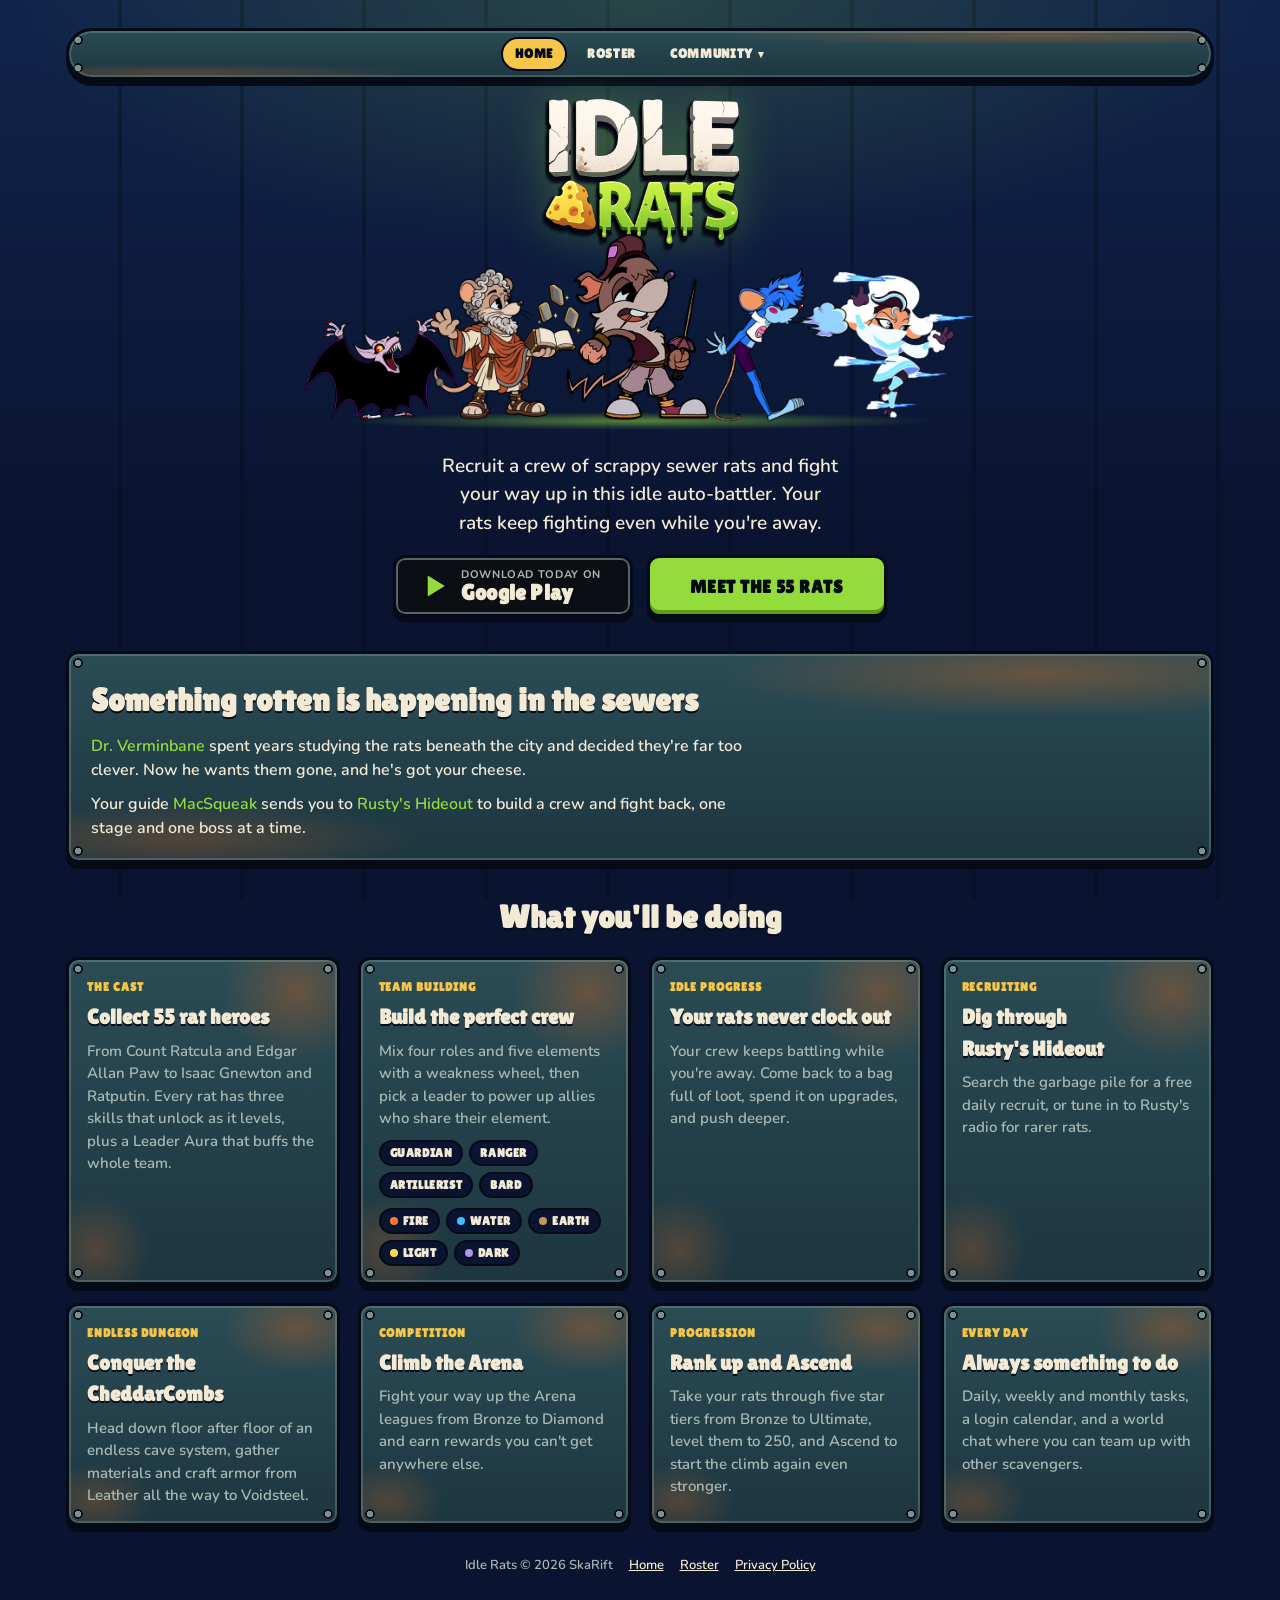
<file: index.html>
<!doctype html>
<html lang="en">
<head>
<meta charset="utf-8">
<meta name="viewport" content="width=device-width, initial-scale=1, viewport-fit=cover">
<meta name="description" content="Idle Rats: recruit a crew of 55 sewer rats and fight your way up in this idle auto-battler by SkaRift. Pre-register now on Google Play.">
<title>Idle Rats</title>
<link rel="preconnect" href="https://fonts.googleapis.com">
<link rel="preconnect" href="https://fonts.gstatic.com" crossorigin>
<link rel="stylesheet" href="https://fonts.googleapis.com/css2?family=Lilita+One&family=Nunito:wght@600;700;800&display=swap">
<link rel="stylesheet" href="site.css?v=6">
<link rel="icon" href="favicon.ico" sizes="any">
<link rel="icon" type="image/png" href="favicon.png">
<link rel="apple-touch-icon" href="img/apple-touch-icon.png">
<meta name="theme-color" content="#10244a">
</head>
<body>
<div class="wrap">
  <nav class="panel nav" aria-label="Site">
    <div class="links">
      <a href="./" aria-current="page">Home</a>
      <a href="roster.html">Roster</a>
      <div class="dd">
        <button type="button" id="communityBtn" aria-haspopup="true" aria-expanded="false" aria-controls="communityMenu">Community <span class="caret" aria-hidden="true">▾</span></button>
        <div class="ddmenu panel" id="communityMenu" role="menu" hidden></div>
      </div>
    </div>
  </nav>

  <header class="hero">
    <h1 class="herologo"><img src="img/logo.webp" alt="Idle Rats" width="640" height="479"></h1>
    <div class="lineup crew" aria-hidden="true"><img src="img/edgar_allan_paw.webp" alt="" width="360" height="360"><img src="img/ratcula.webp?v=2" alt="" width="360" height="360"><img src="img/pipsqueak.webp" alt="" width="360" height="360"><img src="img/isaac_gnewton.webp" alt="" width="360" height="360"><img src="img/marie_antoinettail.webp" alt="" width="360" height="360"></div>
    <p class="tag">Recruit a crew of scrappy sewer rats and fight your way up in this idle auto-battler. Your rats keep fighting even while you're away.</p>
    <div class="ctas">
      <a class="play" href="https://play.google.com/store/apps/details?id=com.SkaRift.IdleRats" target="_blank" rel="noopener" title="Download Idle Rats on Google Play"><svg viewBox="0 0 24 24" aria-hidden="true"><path d="M5 3.5v17a1 1 0 0 0 1.5.87l14-8.5a1 1 0 0 0 0-1.74l-14-8.5A1 1 0 0 0 5 3.5z" fill="#93dc3c" stroke="#050a17" stroke-width="1.5" stroke-linejoin="round"/></svg><span class="t"><small>Download Today On</small><span>Google Play</span></span></a>
      <a class="cta" href="roster.html">Meet the 55 rats</a>
    </div>
  </header>

  <section class="panel story" aria-labelledby="storyH">
    <h2 id="storyH">Something rotten is happening in the sewers</h2>
    <p><span class="who">Dr. Verminbane</span> spent years studying the rats beneath the city and decided they're far too clever. Now he wants them gone, and he's got your cheese.</p>
    <p>Your guide <span class="who">MacSqueak</span> sends you to <span class="who">Rusty's Hideout</span> to build a crew and fight back, one stage and one boss at a time.</p>
  </section>

  <h2 class="sec-h">What you'll be doing</h2>
  <div class="feats">
    <article class="panel feat">
      <span class="k">The cast</span>
      <h3>Collect 55 rat heroes</h3>
      <p>From Count Ratcula and Edgar Allan Paw to Isaac Gnewton and Ratputin. Every rat has three skills that unlock as it levels, plus a Leader Aura that buffs the whole team.</p>
    </article>
    <article class="panel feat">
      <span class="k">Team building</span>
      <h3>Build the perfect crew</h3>
      <p>Mix four roles and five elements with a weakness wheel, then pick a leader to power up allies who share their element.</p>
      <div class="pills"><span class="pill">Guardian</span><span class="pill">Ranger</span><span class="pill">Artillerist</span><span class="pill">Bard</span></div>
      <div class="pills"><span class="pill" style="--c:var(--fire)"><i></i>Fire</span><span class="pill" style="--c:var(--water)"><i></i>Water</span><span class="pill" style="--c:var(--earth)"><i></i>Earth</span><span class="pill" style="--c:var(--light)"><i></i>Light</span><span class="pill" style="--c:var(--dark)"><i></i>Dark</span></div>
    </article>
    <article class="panel feat">
      <span class="k">Idle progress</span>
      <h3>Your rats never clock out</h3>
      <p>Your crew keeps battling while you're away. Come back to a bag full of loot, spend it on upgrades, and push deeper.</p>
    </article>
    <article class="panel feat">
      <span class="k">Recruiting</span>
      <h3>Dig through Rusty's Hideout</h3>
      <p>Search the garbage pile for a free daily recruit, or tune in to Rusty's radio for rarer rats.</p>
    </article>
    <article class="panel feat">
      <span class="k">Endless dungeon</span>
      <h3>Conquer the CheddarCombs</h3>
      <p>Head down floor after floor of an endless cave system, gather materials and craft armor from Leather all the way to Voidsteel.</p>
    </article>
    <article class="panel feat">
      <span class="k">Competition</span>
      <h3>Climb the Arena</h3>
      <p>Fight your way up the Arena leagues from Bronze to Diamond and earn rewards you can't get anywhere else.</p>
    </article>
    <article class="panel feat">
      <span class="k">Progression</span>
      <h3>Rank up and Ascend</h3>
      <p>Take your rats through five star tiers from Bronze to Ultimate, level them to 250, and Ascend to start the climb again even stronger.</p>
    </article>
    <article class="panel feat">
      <span class="k">Every day</span>
      <h3>Always something to do</h3>
      <p>Daily, weekly and monthly tasks, a login calendar, and a world chat where you can team up with other scavengers.</p>
    </article>
  </div>

  <footer class="foot"><span>Idle Rats © 2026 SkaRift</span><a href="./">Home</a><a href="roster.html">Roster</a><a href="https://skarift.github.io/idlerats-legal/">Privacy Policy</a></footer>
</div>
<script src="site.js?v=10"></script>
<script src="rats.js?v=5"></script>
<script>
// Home lineup: Pipsqueak always in the middle, four random rats around him.
(function(){
  try{
    var box=document.querySelector(".lineup.crew");if(!box||typeof RATS==="undefined")return;
    var pip=RATS.filter(function(r){return r.n==="Pipsqueak"})[0];if(!pip)return;
    var pool=RATS.filter(function(r){return r.n!=="Pipsqueak"});
    for(var i=pool.length-1;i>0;i--){var j=Math.floor(Math.random()*(i+1));var t=pool[i];pool[i]=pool[j];pool[j]=t}
    var pick=[pool[0],pool[1],pip,pool[2],pool[3]];
    box.innerHTML=pick.map(function(r){return '<img src="'+r.img+'" alt="" width="360" height="360">'}).join("");
  }catch(e){}
})();
</script>
</body>
</html>
</file>
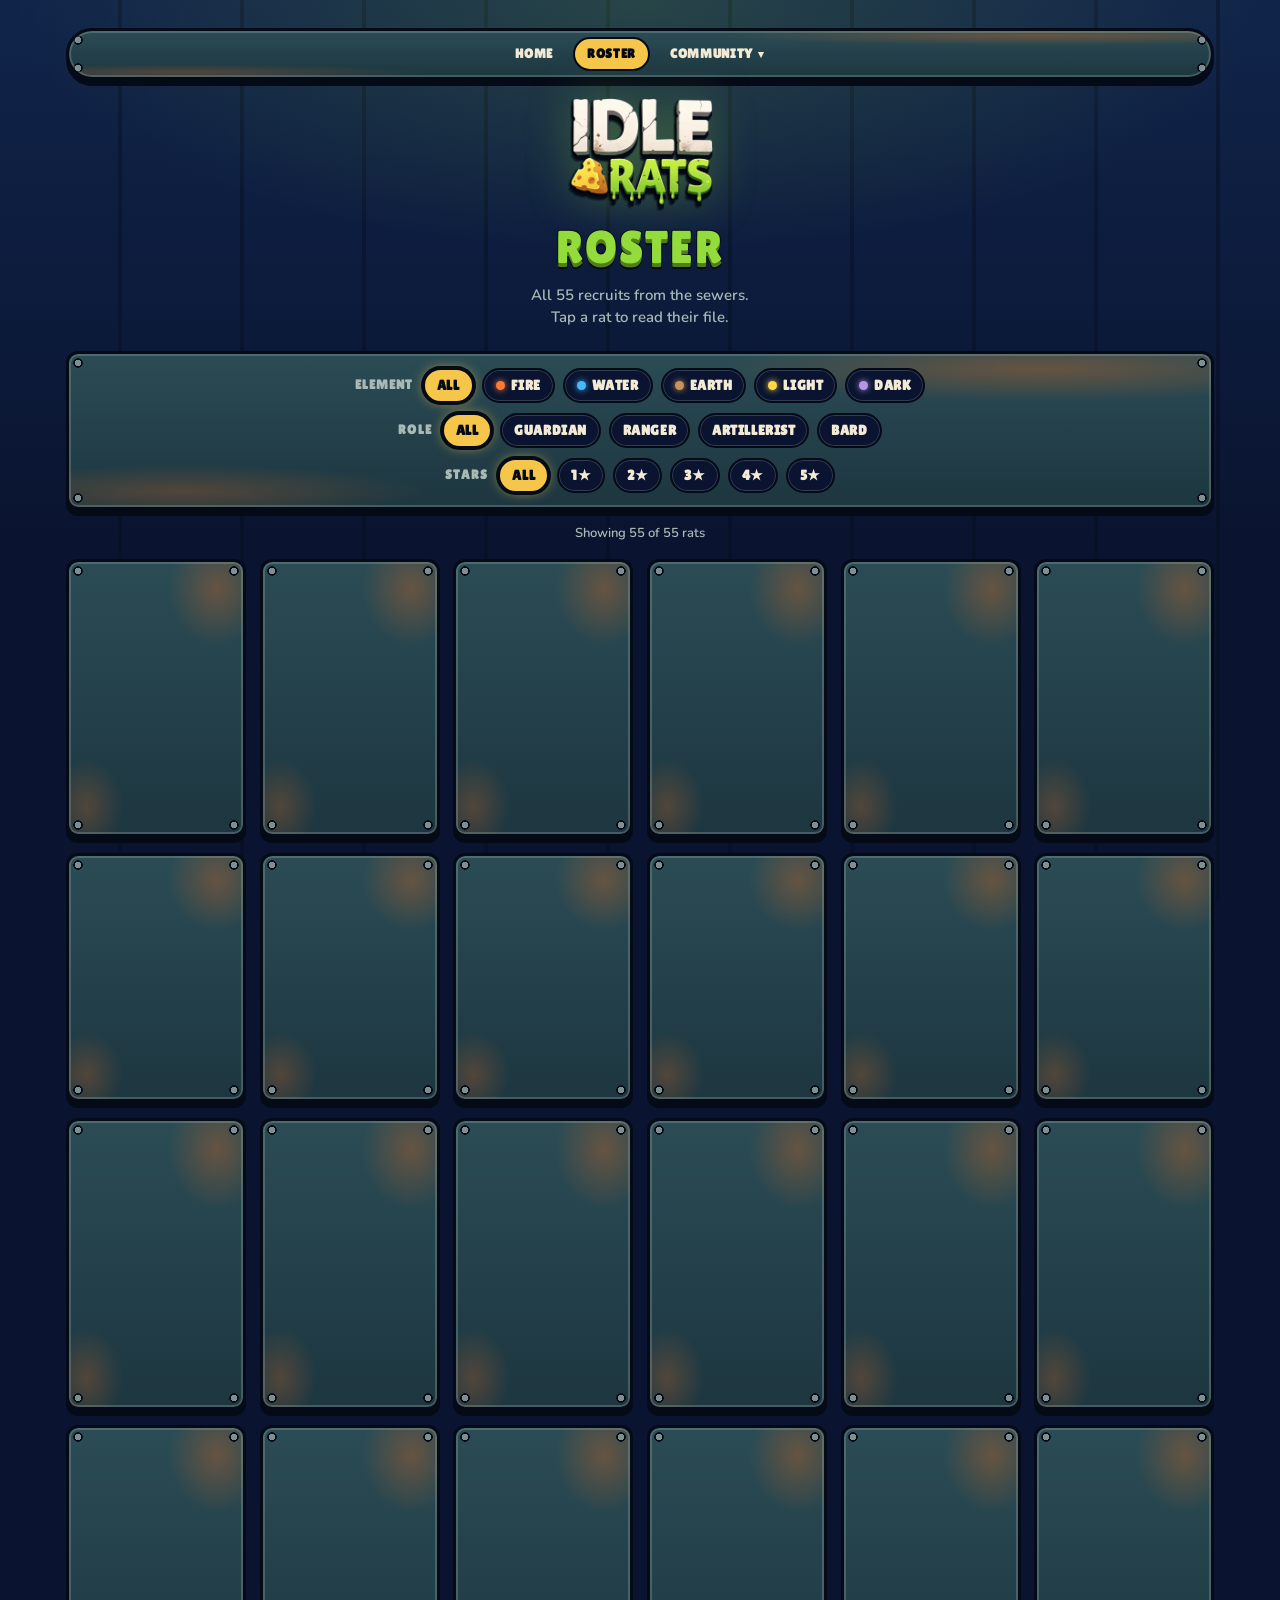
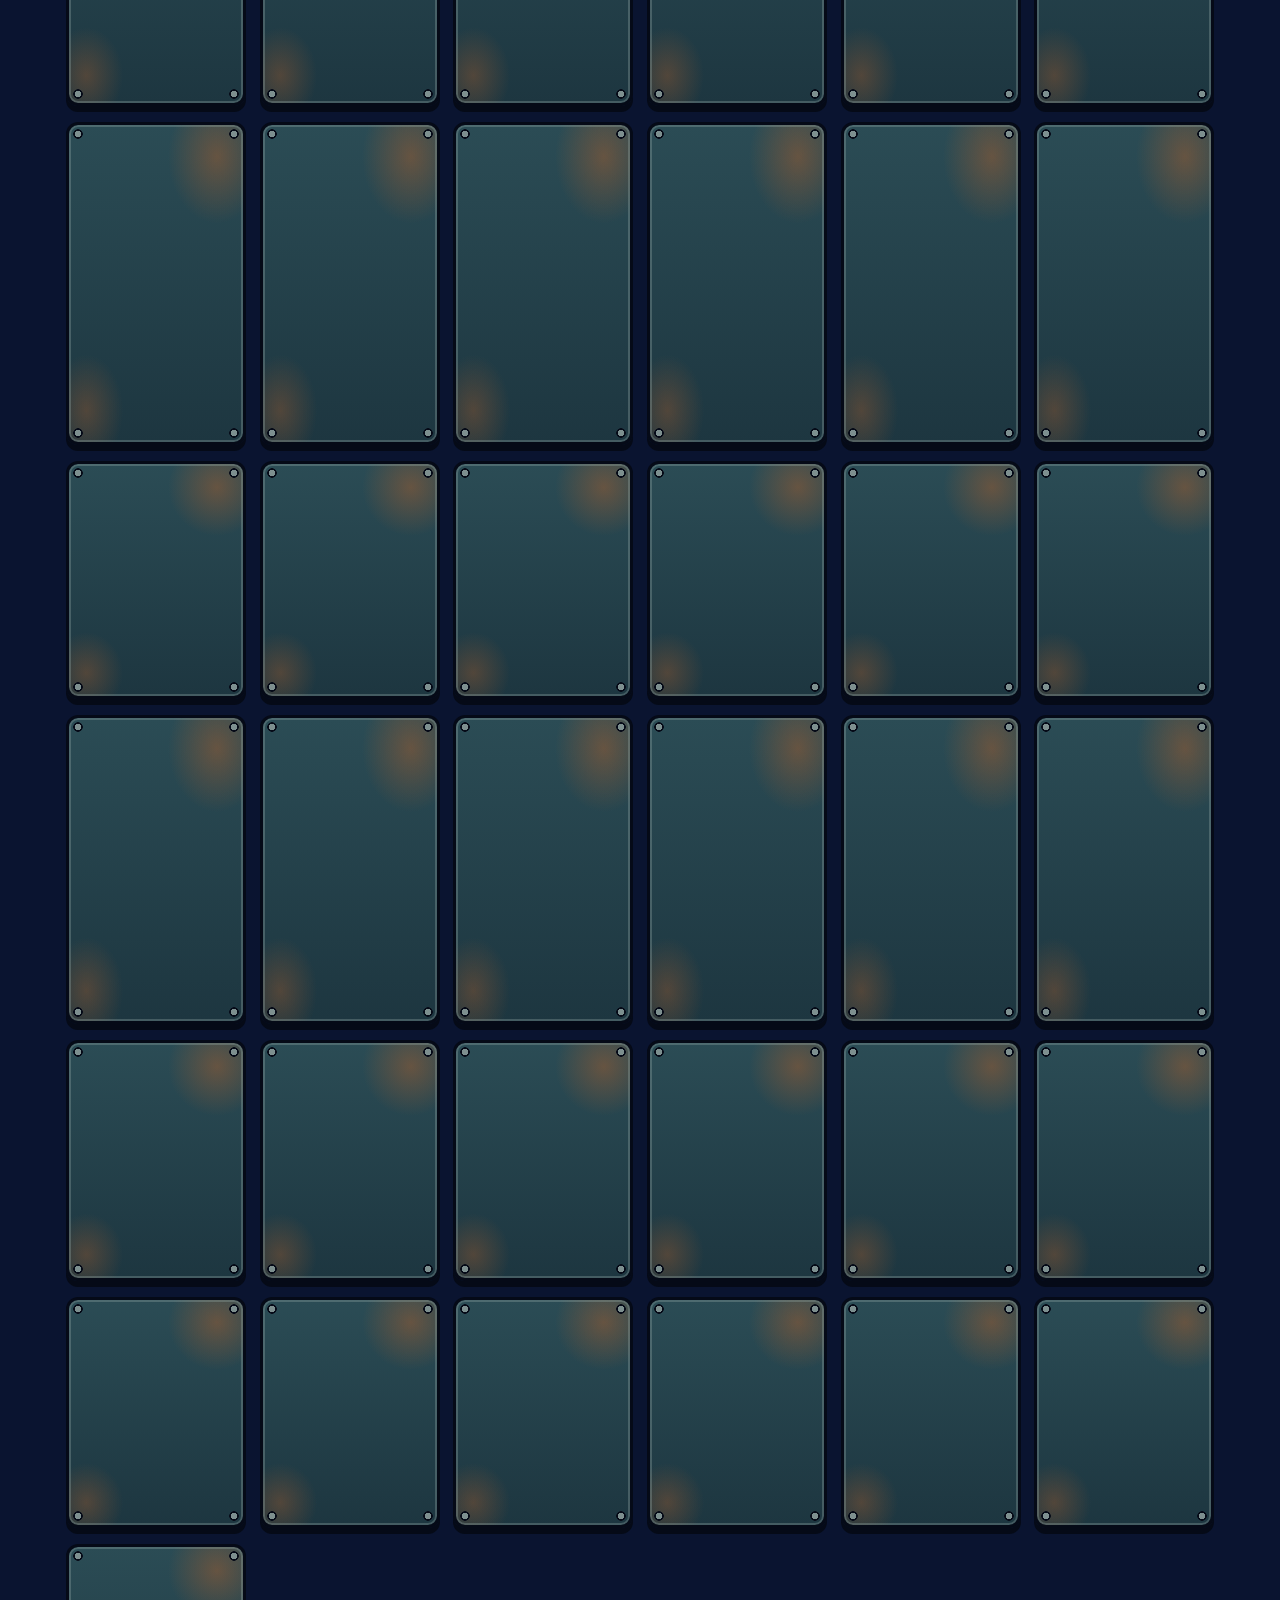
<file: roster.html>
<!doctype html>
<html lang="en">
<head>
<meta charset="utf-8">
<meta name="viewport" content="width=device-width, initial-scale=1, viewport-fit=cover">
<meta name="description" content="Meet all 55 rats of Idle Rats, the idle auto-battler by SkaRift.">
<link rel="stylesheet" href="site.css?v=6">
<link rel="icon" href="favicon.ico" sizes="any">
<link rel="icon" type="image/png" href="favicon.png">
<link rel="apple-touch-icon" href="img/apple-touch-icon.png">
<meta name="theme-color" content="#10244a">
<title>Idle Rats Roster</title>
<link rel="preconnect" href="https://fonts.googleapis.com">
<link rel="preconnect" href="https://fonts.gstatic.com" crossorigin>
<link rel="stylesheet" href="https://fonts.googleapis.com/css2?family=Lilita+One&family=Nunito:wght@600;700;800&display=swap">


</head>
<body>
<div class="wrap">
  <nav class="panel nav" aria-label="Site">
    <div class="links">
      <a href="./">Home</a>
      <a href="roster.html" aria-current="page">Roster</a>
      <div class="dd">
        <button type="button" id="communityBtn" aria-haspopup="true" aria-expanded="false" aria-controls="communityMenu">Community <span class="caret" aria-hidden="true">▾</span></button>
        <div class="ddmenu panel" id="communityMenu" role="menu" hidden></div>
      </div>
    </div>
  </nav>
  <a class="toplogo" href="./"><img src="img/logo.webp" alt="Idle Rats" width="640" height="479"></a>
  <header>
    <h1 class="gamelogo"><span class="sub">Roster</span></h1>
    <p class="tag">All 55 recruits from the sewers. Tap a rat to read their file.</p>
  </header>

  <section class="panel filters" aria-label="Filter the roster">
    <div class="row" id="elRow"><span class="lbl">Element</span></div>
    <div class="row" id="roRow"><span class="lbl">Role</span></div>
    <div class="row" id="stRow"><span class="lbl">Stars</span></div>
  </section>
  <p class="count" id="count" aria-live="polite"></p>

  <main class="grid" id="grid"></main>
  <p class="empty" id="empty" hidden>No rats match those filters. Tap "All" to see everyone.</p>

  <p class="count" style="margin-top:18px">Star ratings show each rat's starting rank.</p>
  <footer class="foot"><span>Idle Rats © 2026 SkaRift</span><a href="./">Home</a><a href="roster.html">Roster</a><a href="https://skarift.github.io/idlerats-legal/">Privacy Policy</a></footer>
</div>

<dialog id="dlg" aria-labelledby="dName">
  <div class="panel sheet">
    <button class="close" id="closeBtn" aria-label="Close">✕</button>
    <div class="top">
      <div class="portrait" id="dPortrait"><span class="elem"></span><img class="ped" id="dPed" alt="" aria-hidden="true"><img id="dImg" alt=""></div>
      <div>
        <h2 class="dname" id="dName"></h2>
        <p class="dtitle" id="dTitle"></p>
        <div class="badges" id="dBadges"></div>
      </div>
    </div>
    <p class="bio" id="dBio"></p>
    <div>
      <h3 class="sec">Skills</h3>
      <ul class="skills" id="dSkills"></ul>
    </div>
  </div>
</dialog>

<script src="rats.js?v=10"></script>
<script>
const EL = {Fire:"var(--fire)",Water:"var(--water)",Earth:"var(--earth)",Light:"var(--light)",Dark:"var(--dark)"};
const ROLES = ["Guardian","Ranger","Artillerist","Bard"];
const slug = n => n.toLowerCase().replace(/[^a-z0-9]+/g,"-").replace(/^-|-$/g,"");
const esc = s => s.replace(/[&<>"]/g,c=>({"&":"&amp;","<":"&lt;",">":"&gt;",'"':"&quot;"}[c]));
let fEl="All", fRo="All", fSt="All";

function chip(row,label,color){
  const b=document.createElement("button");b.className="chip";b.type="button";
  b.innerHTML=(color?`<span class="dot" style="--c:${color}"></span>`:"")+esc(label);
  b.dataset.v=label;row.appendChild(b);
}
const elRow=document.getElementById("elRow"),roRow=document.getElementById("roRow"),stRow=document.getElementById("stRow");
chip(elRow,"All",null);["Fire","Water","Earth","Light","Dark"].forEach(e=>chip(elRow,e,EL[e]));
chip(roRow,"All",null);ROLES.forEach(r=>chip(roRow,r,null));
// Starting rank: chip value is the number, label shows the stars.
chip(stRow,"All",null);[1,2,3,4,5].forEach(s=>{chip(stRow,s+"★",null);stRow.lastChild.dataset.v=String(s)});
elRow.querySelectorAll(".chip").forEach(b=>b.addEventListener("click",()=>{fEl=b.dataset.v;render()}));
roRow.querySelectorAll(".chip").forEach(b=>b.addEventListener("click",()=>{fRo=b.dataset.v;render()}));
stRow.querySelectorAll(".chip").forEach(b=>b.addEventListener("click",()=>{fSt=b.dataset.v;render()}));

const grid=document.getElementById("grid");
RATS.forEach((r,i)=>{
  const b=document.createElement("button");b.type="button";b.className="panel card";b.dataset.i=i;
  b.style.setProperty("--c",EL[r.e]);
  b.setAttribute("aria-label",`${r.n}, ${r.e} ${r.r}, ${r.s} star. Open details`);
  b.innerHTML=`<div class="portrait"><span class="elem" title="${r.e}"></span><img src="${r.img}" alt="" loading="lazy" decoding="async"><span class="stars">${"★".repeat(r.s)}</span></div><div class="plate">${esc(r.n)}</div>`;
  b.addEventListener("click",()=>open(i));
  grid.appendChild(b);
});

function render(){
  let n=0;
  grid.querySelectorAll(".card").forEach(c=>{
    const r=RATS[c.dataset.i];const ok=(fEl==="All"||r.e===fEl)&&(fRo==="All"||r.r===fRo)&&(fSt==="All"||String(r.s)===fSt);
    c.hidden=!ok;if(ok)n++;
  });
  elRow.querySelectorAll(".chip").forEach(b=>b.setAttribute("aria-pressed",b.dataset.v===fEl));
  roRow.querySelectorAll(".chip").forEach(b=>b.setAttribute("aria-pressed",b.dataset.v===fRo));
  stRow.querySelectorAll(".chip").forEach(b=>b.setAttribute("aria-pressed",b.dataset.v===fSt));
  document.getElementById("count").textContent=`Showing ${n} of ${RATS.length} rats`;
  document.getElementById("empty").hidden=n>0;
}

const dlg=document.getElementById("dlg");
// Stand the rat on its lid: measure the art's visible pixels, scale it to fit
// (keeping aspect), centre it on the lid by its visual weight, and let it pop
// a little above the frame. Falls back to the plain CSS fit if measuring fails.
const fitCache={};
function measure(src){
  return new Promise(res=>{
    if(fitCache[src]) return res(fitCache[src]);
    const t=new Image();
    t.onload=()=>{
      try{
        const N=180,c=document.createElement("canvas");c.width=c.height=N;
        const x=c.getContext("2d",{willReadFrequently:true});x.drawImage(t,0,0,N,N);
        const d=x.getImageData(0,0,N,N).data;
        let x0=N,x1=-1,y0=N,y1=-1,m=0,mx=0;
        for(let y=0;y<N;y++)for(let xx=0;xx<N;xx++){const a=d[(y*N+xx)*4+3];if(a>40){if(xx<x0)x0=xx;if(xx>x1)x1=xx;if(y<y0)y0=y;if(y>y1)y1=y;m+=a;mx+=a*xx}}
        if(x1<0) return res(null);
        // Width for scaling ignores thin extremes (tails, wisps): trim columns with little ink.
        const col=new Array(N).fill(0);
        for(let y=0;y<N;y++)for(let xx=0;xx<N;xx++){const a=d[(y*N+xx)*4+3];if(a>40)col[xx]+=a}
        const cm=Math.max(...col);let tx0=x0,tx1=x1;
        while(tx0<tx1&&col[tx0]<cm*0.12)tx0++;
        while(tx1>tx0&&col[tx1]<cm*0.12)tx1--;
        res(fitCache[src]={x0:tx0/N,x1:(tx1+1)/N,y0:y0/N,y1:(y1+1)/N,cx:mx/m/N+0.5/N});
      }catch(e){res(null)}
    };
    t.onerror=()=>res(null);
    t.src=src;
  });
}
async function fitRat(im,src){
  im.removeAttribute("style");im.style.visibility="hidden";im.src=src;
  const b=await measure(src);
  if(im.getAttribute("src")!==src){return}
  if(b){
    const FEET=0.9, MAXH=0.96, MAXW=0.8;           // fractions of the frame
    const bw=Math.max(b.cx-b.x0,b.x1-b.cx)*2, bh=b.y1-b.y0;
    const sc=Math.min(MAXW/bw, MAXH/bh);            // frame-widths per source-width
    im.style.cssText=`left:${(0.5-b.cx*sc)*100}%;top:${(FEET-b.y1*sc)*100}%;width:${sc*100}%;height:${sc*100}%`;
  }
  im.style.visibility="visible";
}
function open(i,fromHash){
  const r=RATS[i];
  document.getElementById("dPortrait").style.setProperty("--c",EL[r.e]);
  const im=document.getElementById("dImg");im.alt=r.n;fitRat(im,r.img);
  document.getElementById("dPed").src="img/ped_"+r.e.toLowerCase()+".webp";
  document.getElementById("dName").textContent=r.n;
  document.getElementById("dTitle").textContent=r.t;
  document.getElementById("dBadges").innerHTML=
    `<span class="badge"><span class="dot" style="width:9px;height:9px;border-radius:50%;background:${EL[r.e]}"></span>${r.e}</span>`+
    `<span class="badge">${r.r}</span><span class="badge star">${"★".repeat(r.s)}</span>`;
  document.getElementById("dBio").textContent=r.b;
  const lv=["Lv 1","Lv 51","Lv 101"];
  document.getElementById("dSkills").innerHTML=r.k.map((k,j)=>`<li><span class="lv">${lv[j]}</span><span class="sk">${esc(k[0])}</span><span class="sd">${esc(k[1])}</span></li>`).join("")+
    `<li><span class="lv aura">Lv 75</span><span class="sk">Leader Aura</span><span class="sd">${esc(r.a)}</span></li>`;
  if(!dlg.open){try{dlg.showModal()}catch(e){dlg.setAttribute("open","")}}
  dlg.querySelector(".sheet").scrollTop=0;
  if(!fromHash){try{history.replaceState(null,"","#"+slug(r.n))}catch(e){location.hash=slug(r.n)}}
}
function close(){dlg.close()}
dlg.addEventListener("close",()=>{if(location.hash){try{history.replaceState(null,"",location.pathname+location.search)}catch(e){}}});
document.getElementById("closeBtn").addEventListener("click",close);
dlg.addEventListener("click",e=>{if(e.target===dlg)close()});
// Old names of renamed rats, so links shared before a rename still open the right card.
const FORMER_SLUGS = {"ratcula":"count-ratcula","ratmses-ii":"catscourge-pox","michelratgelo":"micelangelo","ratchelangelo":"micelangelo","ratbert":"scorch","sir-rat-a-lot":"rat-daemon","ratileo":"gelratinous-cube","genghis-fang":"mr-ratboto","ratero":"basalt","ratcrates":"cyanide"};
function fromHash(){let h=location.hash.slice(1);if(!h)return;h=FORMER_SLUGS[h]||h;const i=RATS.findIndex(r=>slug(r.n)===h);if(i>=0)open(i,true)}
window.addEventListener("hashchange",fromHash);
render();fromHash();
</script>

<script src="site.js?v=10"></script>
</body>
</html>
</file>
<file: site.css>
:root{padding-top:env(safe-area-inset-top,0px);padding-bottom:env(safe-area-inset-bottom,0px)}
body{margin:0}img{max-width:100%}[hidden]{display:none!important}
/* Layout: sewer-tunnel backdrop, riveted rusted-steel panels like the game's menu tiles, a grid of portrait "tiles" with name plates; tapping one opens a dossier panel. Single dark look on purpose, to match the game. */
:root{
  --night:#0a1430;        /* tunnel shadow */
  --tunnel:#10244a;       /* tunnel blue */
  --steel:#1d3640;        /* panel face */
  --steel-hi:#2b4c55;     /* panel edge */
  --rust:#b0602c;         /* rust stains */
  --slime:#93dc3c;        /* toxic glow */
  --cheese:#f5c64a;       /* cheese yellow */
  --cream:#f3ead6;        /* text */
  --muted:#a9b9b4;        /* secondary text */
  --ink:#050a17;          /* outlines */
  --fire:#ff7b32; --water:#46b8ff; --earth:#c9945a; --light:#ffd84a; --dark:#b495e6;
  --display:"Lilita One","Arial Black",Impact,sans-serif;
  --body:"Nunito",ui-rounded,"Segoe UI",system-ui,sans-serif;
  color-scheme:dark;
}
*{box-sizing:border-box}
html{background:var(--night)}
body::after{
  content:"";position:fixed;inset:0;z-index:-1;pointer-events:none;
  background:
    radial-gradient(ellipse 70% 40% at 50% 0%, color-mix(in srgb,var(--slime) 18%, transparent), transparent 70%),
    repeating-linear-gradient(90deg, transparent 0 118px, color-mix(in srgb,var(--ink) 35%, transparent) 118px 122px),
    linear-gradient(180deg,var(--tunnel),var(--night) 60%);
}
body{
  background:var(--night);position:relative;z-index:0;
  color:var(--cream);font-family:var(--body);font-weight:600;font-size:15px;line-height:1.5;
  min-height:100%;
}
.wrap{max-width:1180px;margin:0 auto;padding-left:max(16px,env(safe-area-inset-left,0px));padding-right:max(16px,env(safe-area-inset-right,0px));padding-block:28px 56px}

/* ---- header ---- */
header{display:grid;justify-items:center;text-align:center;gap:6px;margin-bottom:22px}
.logo{font-family:var(--display);line-height:.86;letter-spacing:.01em;margin:0}
.logo .a{display:block;font-size:clamp(46px,11vw,88px);color:var(--cream);
  text-shadow:0 4px 0 #8e8572,0 7px 0 var(--ink),0 0 30px rgba(0,0,0,.6);-webkit-text-stroke:2px var(--ink);paint-order:stroke fill}
.logo .b{display:block;font-size:clamp(40px,9.4vw,76px);color:var(--slime);
  text-shadow:0 4px 0 #4f7e1b,0 7px 0 var(--ink),0 0 26px color-mix(in srgb,var(--slime) 55%,transparent);-webkit-text-stroke:2px var(--ink);paint-order:stroke fill}
.tag{color:var(--muted);max-width:44ch;margin:8px 0 0;text-wrap:balance}

/* ---- riveted panel ---- */
.panel{
  position:relative;background:
    radial-gradient(circle at 9px 9px,#7d8f8f 0 3px,var(--ink) 3.5px 4.5px,transparent 5px),
    radial-gradient(circle at calc(100% - 9px) 9px,#7d8f8f 0 3px,var(--ink) 3.5px 4.5px,transparent 5px),
    radial-gradient(circle at 9px calc(100% - 9px),#7d8f8f 0 3px,var(--ink) 3.5px 4.5px,transparent 5px),
    radial-gradient(circle at calc(100% - 9px) calc(100% - 9px),#7d8f8f 0 3px,var(--ink) 3.5px 4.5px,transparent 5px),
    radial-gradient(ellipse 40% 30% at 85% 10%,color-mix(in srgb,var(--rust) 45%,transparent),transparent 70%),
    radial-gradient(ellipse 30% 25% at 10% 90%,color-mix(in srgb,var(--rust) 35%,transparent),transparent 70%),
    linear-gradient(180deg,var(--steel-hi),var(--steel));
  border:3px solid var(--ink);border-radius:12px;
  box-shadow:inset 0 0 0 2px color-mix(in srgb,#9fb3b0 30%,transparent),0 6px 0 var(--ink);
}

/* ---- filters ---- */
.filters{display:grid;gap:10px;padding:14px 16px;margin-bottom:22px}
.row{display:flex;flex-wrap:wrap;gap:8px;align-items:center;justify-content:center}
.row .lbl{font-family:var(--display);font-size:13px;letter-spacing:.08em;color:var(--muted);text-transform:uppercase;margin-right:2px}
.chip{
  font:inherit;font-family:var(--display);font-size:14px;letter-spacing:.04em;text-transform:uppercase;
  color:var(--cream);background:var(--night);border:2px solid var(--ink);border-radius:999px;
  padding:5px 12px;cursor:pointer;display:inline-flex;align-items:center;gap:6px;
  box-shadow:inset 0 0 0 1px color-mix(in srgb,#9fb3b0 25%,transparent);
}
.chip .dot{width:9px;height:9px;border-radius:50%;background:var(--c,var(--muted));box-shadow:0 0 6px var(--c,transparent)}
.chip[aria-pressed="true"]{background:var(--cheese);color:var(--ink);box-shadow:0 0 0 2px var(--ink),0 0 12px color-mix(in srgb,var(--cheese) 60%,transparent)}
.chip:focus-visible,.card:focus-visible,.close:focus-visible{outline:3px solid var(--slime);outline-offset:3px}
.count{text-align:center;color:var(--muted);font-size:13px;margin:-8px 0 16px;font-variant-numeric:tabular-nums}

/* ---- grid ---- */
.grid{display:grid;grid-template-columns:repeat(auto-fill,minmax(158px,1fr));gap:16px 14px}
@media (max-width:420px){.grid{grid-template-columns:repeat(2,minmax(0,1fr));gap:14px 10px}}
.card{
  font:inherit;color:inherit;text-align:center;cursor:pointer;padding:10px 10px 12px;
  display:grid;grid-template-rows:auto auto;gap:8px;min-width:0;
  transition:transform .15s ease;
  content-visibility:auto;contain-intrinsic-size:auto 230px;
}
.card:hover{transform:translateY(-3px)}
.card:active{transform:translateY(1px)}
.portrait{
  position:relative;aspect-ratio:1;max-width:100%;border:3px solid var(--ink);border-radius:8px;overflow:hidden;
  background:radial-gradient(circle at 50% 62%,color-mix(in srgb,var(--c) 38%,transparent),transparent 62%),
             linear-gradient(180deg,#14293a,#0c1828);
  box-shadow:inset 0 -10px 0 rgba(0,0,0,.25);
}
.portrait img{position:absolute;inset:6% 4% 2%;width:92%;height:92%;object-fit:contain}
/* Element-colored sewer lid under the rat in the detail dialog (same art as the in-game recruit reveal). */
.portrait img.ped{inset:auto;left:-2%;bottom:-7%;width:104%;height:auto;object-fit:fill}
/* Pop out above and beside the frame, but still clip at the bottom edge like the in-game reveal (hides the lid's base). */
#dPortrait{overflow:visible;clip-path:inset(-30% -12% 0 -12% round 0 0 8px 8px)}
#dPortrait #dImg{object-fit:fill}
.top{padding-top:10px}
.elem{position:absolute;top:6px;left:6px;width:14px;height:14px;border-radius:50%;background:var(--c);border:2px solid var(--ink);box-shadow:0 0 8px var(--c)}
.stars{position:absolute;bottom:4px;right:6px;font-size:12px;color:var(--cheese);letter-spacing:-1px;text-shadow:0 1px 0 var(--ink),0 0 4px var(--ink)}
.plate{
  font-family:var(--display);font-size:clamp(13px,3.6vw,16px);letter-spacing:.03em;text-transform:uppercase;line-height:1.1;
  background:var(--night);border:2px solid var(--ink);border-radius:6px;padding:6px 6px;
  box-shadow:inset 0 0 0 1px color-mix(in srgb,#9fb3b0 25%,transparent);
  min-height:2.6em;display:grid;place-items:center;text-wrap:balance;overflow-wrap:anywhere;
}
.empty{text-align:center;color:var(--muted);padding:40px 0}

/* ---- dossier dialog ---- */
dialog{
  padding:0;border:0;background:transparent;color:inherit;max-width:min(720px,calc(100vw - 24px));width:100%;
  max-height:calc(100dvh - 24px);
}
dialog::backdrop{background:rgba(3,8,20,.78);backdrop-filter:blur(3px)}
.sheet{padding:18px;display:grid;gap:16px;max-height:calc(100dvh - 24px);overflow:auto}
.top{display:grid;grid-template-columns:200px minmax(0,1fr);gap:18px;align-items:center}
@media (max-width:560px){.top{grid-template-columns:1fr;justify-items:center;text-align:center}.top .portrait{width:min(220px,70vw)}}
.top .portrait{width:200px}
.dname{font-family:var(--display);font-size:clamp(28px,6vw,40px);line-height:1;margin:0;color:var(--cream);text-shadow:0 3px 0 var(--ink);text-wrap:balance}
.dtitle{color:var(--slime);font-family:var(--display);letter-spacing:.06em;text-transform:uppercase;font-size:15px;margin:6px 0 10px}
.badges{display:flex;flex-wrap:wrap;gap:6px}
@media (max-width:560px){.badges{justify-content:center}}
.badge{font-family:var(--display);font-size:13px;letter-spacing:.05em;text-transform:uppercase;background:var(--night);border:2px solid var(--ink);border-radius:999px;padding:3px 10px;display:inline-flex;gap:6px;align-items:center}
.badge.star{color:var(--cheese)}
.bio{margin:0;font-size:16px;max-width:62ch}
.sec{font-family:var(--display);font-size:14px;letter-spacing:.08em;text-transform:uppercase;color:var(--cheese);margin:0 0 8px}
.skills{list-style:none;margin:0;padding:0;display:grid;gap:8px}
.skills li{background:var(--night);border:2px solid var(--ink);border-radius:8px;padding:9px 12px;display:grid;grid-template-columns:auto minmax(0,1fr);gap:2px 12px}
.lv{grid-row:span 2;align-self:center;font-family:var(--display);font-size:12px;color:var(--ink);background:var(--slime);border-radius:6px;padding:4px 6px;text-align:center;min-width:52px;font-variant-numeric:tabular-nums}
.lv.aura{background:var(--cheese)}
.sk{font-family:var(--display);letter-spacing:.03em;font-size:15px}
.sd{color:var(--muted);font-size:14px;line-height:1.4;white-space:pre-line}
.close{
  position:absolute;top:10px;right:10px;z-index:2;width:36px;height:36px;border-radius:50%;cursor:pointer;
  font-family:var(--display);font-size:18px;line-height:1;color:var(--ink);background:var(--cheese);border:3px solid var(--ink);box-shadow:0 3px 0 var(--ink)
}
footer{text-align:center;color:var(--muted);font-size:13px;margin-top:34px}
@media (prefers-reduced-motion:reduce){.card{transition:none}.card:hover,.card:active{transform:none}}

/* ---- site nav (shared) ---- */
.nav{display:flex;flex-wrap:wrap;align-items:center;justify-content:center;gap:10px 16px;padding:10px 14px 10px 16px;margin-bottom:26px}
.brand{font-family:var(--display);font-size:22px;line-height:1;text-decoration:none;color:var(--cream);display:inline-flex;align-items:center;gap:8px;-webkit-text-stroke:1px var(--ink);paint-order:stroke fill;text-shadow:0 2px 0 var(--ink)}
.brand b{color:var(--slime);font-weight:400}
.wedge{width:22px;height:18px;flex:none;background:radial-gradient(circle at 30% 60%,#c9952a 0 2px,transparent 2.5px),radial-gradient(circle at 62% 70%,#c9952a 0 1.6px,transparent 2px),var(--cheese);clip-path:polygon(0 100%,100% 100%,100% 22%);border-radius:2px}
.links{display:flex;flex-wrap:wrap;gap:6px;align-items:center}
.links a{font-family:var(--display);font-size:14px;letter-spacing:.05em;text-transform:uppercase;text-decoration:none;color:var(--cream);padding:6px 11px;border-radius:999px;border:2px solid transparent}
.links a:hover{border-color:var(--ink);background:var(--night)}
.links a[aria-current="page"]{background:var(--cheese);color:var(--ink);border-color:var(--ink)}
.links a:focus-visible,.play:focus-visible,.cta:focus-visible{outline:3px solid var(--slime);outline-offset:3px}

/* ---- Google Play button (coming soon) ---- */
.play{display:inline-flex;align-items:center;gap:12px;text-decoration:none;color:var(--cream);background:#0b0f14;border:3px solid var(--ink);border-radius:12px;padding:9px 18px 9px 14px;box-shadow:inset 0 0 0 2px #59646b,0 5px 0 var(--ink);position:relative}
.play svg{width:28px;height:28px;flex:none}
.play .t{display:grid;line-height:1.05;text-align:left}
.play .t small{font-family:var(--body);font-weight:700;font-size:11px;letter-spacing:.06em;text-transform:uppercase;color:var(--muted)}
.play .t span{font-family:var(--display);font-size:22px;letter-spacing:.01em}
.play[aria-disabled="true"]{cursor:not-allowed}
.play[aria-disabled="true"] svg,.play[aria-disabled="true"] .t span{opacity:.6}
.soon{position:absolute;top:-12px;right:-10px;font-family:var(--display);font-size:12px;letter-spacing:.06em;text-transform:uppercase;color:var(--ink);background:var(--slime);border:2px solid var(--ink);border-radius:999px;padding:2px 8px;transform:rotate(6deg)}
.play.small{padding:6px 12px 6px 10px;gap:8px;border-radius:10px;box-shadow:inset 0 0 0 2px #59646b,0 3px 0 var(--ink)}
.play.small svg{width:20px;height:20px}.play.small .t span{font-size:16px}.play.small .t small{font-size:9px}
.play.small .soon{font-size:10px;top:-10px;right:-8px}

/* ---- home ---- */
.hero{display:grid;justify-items:center;text-align:center;gap:14px;margin-bottom:30px}
.hero .logo .a{font-size:clamp(56px,14vw,120px)}
.hero .logo .b{font-size:clamp(50px,12.4vw,104px)}
.hero .tag{font-size:clamp(16px,2.4vw,19px);color:var(--cream)}
.lineup{display:flex;justify-content:center;align-items:flex-end;gap:0;margin:4px 0 6px;max-width:100%;overflow:hidden}
.lineup img{width:clamp(70px,15vw,150px);height:auto;margin:0 calc(clamp(70px,15vw,150px) * -0.14)}
.lineup img:nth-child(3){width:clamp(92px,20vw,190px);z-index:1;position:relative}
.ctas{display:flex;flex-wrap:wrap;gap:22px 16px;justify-content:center;align-items:center;margin-top:6px}
.cta{font-family:var(--display);font-size:18px;letter-spacing:.04em;text-transform:uppercase;text-decoration:none;color:var(--ink);background:var(--slime);border:3px solid var(--ink);border-radius:12px;padding:12px 20px;box-shadow:inset 0 -4px 0 #5f9a1f,0 5px 0 var(--ink)}
.cta:hover{filter:brightness(1.06)}
.story{padding:22px 22px 20px;display:grid;gap:10px;margin-bottom:30px}
.story h2,.feat h3,.sec-h{font-family:var(--display);color:var(--cream);text-shadow:0 2px 0 var(--ink);margin:0;text-wrap:balance}
.story h2{font-size:clamp(24px,4vw,32px)}
.story p{margin:0;max-width:66ch;font-size:16px}
.story .who{color:var(--slime)}
.sec-h{font-size:clamp(24px,4vw,32px);text-align:center;margin-bottom:16px}
.feats{display:grid;grid-template-columns:repeat(auto-fit,minmax(260px,1fr));gap:18px;margin-bottom:30px}
.feat{padding:18px 18px 16px;display:grid;gap:6px;align-content:start}
.feat h3{font-size:21px}
.feat p{margin:0;color:var(--muted);font-size:15px}
.feat .k{font-family:var(--display);font-size:12px;letter-spacing:.08em;text-transform:uppercase;color:var(--cheese)}
.pills{display:flex;flex-wrap:wrap;gap:6px;margin-top:4px}
.pill{font-family:var(--display);font-size:12px;letter-spacing:.05em;text-transform:uppercase;background:var(--night);border:2px solid var(--ink);border-radius:999px;padding:2px 9px;display:inline-flex;align-items:center;gap:5px}
.pill i{width:8px;height:8px;border-radius:50%;background:var(--c)}
.note{padding:16px 18px;text-align:center;margin-bottom:10px}
.note p{margin:0;color:var(--muted)}
.note strong{color:var(--cheese);font-family:var(--display);font-weight:400;letter-spacing:.04em}
.foot{display:flex;flex-wrap:wrap;justify-content:center;gap:6px 16px;color:var(--muted);font-size:13px;margin-top:30px}
.foot a{color:var(--cream)}

/* ---- game logo ---- */
.gamelogo{margin:0;display:grid;justify-items:center;gap:2px}
.gamelogo img{display:block;width:min(400px,78vw);height:auto;filter:drop-shadow(0 6px 0 var(--ink)) drop-shadow(0 0 28px color-mix(in srgb,var(--slime) 30%,transparent))}
.gamelogo.small img{width:min(260px,60vw)}
.gamelogo .sub{font-family:var(--display);font-weight:400;font-size:clamp(30px,7vw,46px);line-height:1;color:var(--slime);letter-spacing:.04em;text-transform:uppercase;-webkit-text-stroke:2px var(--ink);paint-order:stroke fill;text-shadow:0 4px 0 #4f7e1b,0 6px 0 var(--ink)}

/* ---- logo above the nav (v3) ---- */
.toplogo{display:block;width:max-content;max-width:100%;margin:0 auto 14px}
.toplogo img{display:block;height:150px;width:auto;max-width:100%;object-fit:contain;filter:drop-shadow(0 5px 0 var(--ink)) drop-shadow(0 0 22px color-mix(in srgb,var(--slime) 28%,transparent))}
.nav{justify-content:center}
.nav .links{justify-content:center;margin:0 auto}
.visually-hidden{position:absolute;width:1px;height:1px;overflow:hidden;clip:rect(0 0 0 0);white-space:nowrap}

/* ---- wider rat line-up (v4) ---- */
.hero{width:100%}
.lineup{display:grid;grid-template-columns:1fr 1fr 1.3fr 1fr 1fr;align-items:end;width:min(100%,820px);margin-inline:auto;overflow:visible}
.lineup img{width:118%;max-width:none;height:auto;margin:0 -9%}
.lineup img:nth-child(3){width:118%;position:relative;z-index:1}

/* ---- hero layout (v5) ---- */
.nav{padding:6px 12px;margin-bottom:18px;border-radius:999px}
.nav .links a{font-size:13px;padding:5px 12px}
.nav::before,.nav::after{content:none}
.toplogo{margin:6px auto 16px}
.toplogo img{height:110px}
.hero{gap:10px;margin-bottom:34px}
.herologo{margin:0;display:grid;justify-items:center}
.herologo img{display:block;height:150px;width:auto;max-width:100%;filter:drop-shadow(0 5px 0 var(--ink)) drop-shadow(0 0 22px color-mix(in srgb,var(--slime) 28%,transparent));position:relative;z-index:0}
.crew{position:relative;z-index:1;margin-top:-26px;width:min(100%,640px);grid-template-columns:1fr 1fr 1.25fr 1fr 1fr;padding-bottom:10px}
.crew img{width:128%;margin:0 -14%}
.crew img:nth-child(3){width:125%;z-index:2}
.crew img:nth-child(2),.crew img:nth-child(4){z-index:1;position:relative}
.crew::after{content:"";position:absolute;left:4%;right:4%;bottom:2px;height:18px;z-index:-1;border-radius:50%;
  background:radial-gradient(ellipse at center,color-mix(in srgb,var(--slime) 55%,transparent) 0,color-mix(in srgb,var(--slime) 18%,transparent) 45%,transparent 72%)}
.hero .tag{margin-top:4px}
.ctas{display:grid;grid-template-columns:repeat(2,minmax(0,240px));gap:14px;justify-content:center;margin-top:8px;width:100%}
.ctas .play,.ctas .cta{height:62px;width:100%;justify-content:center;box-sizing:border-box}
.ctas .cta{display:inline-flex;align-items:center;text-align:center}
@media (max-width:520px){.ctas{grid-template-columns:minmax(0,320px);gap:16px}}

/* ---- community dropdown (v6) ---- */
.dd{position:relative}
.dd>button{font:inherit;font-family:var(--display);font-size:13px;letter-spacing:.05em;text-transform:uppercase;color:var(--cream);background:none;border:2px solid transparent;border-radius:999px;padding:5px 12px;cursor:pointer;display:inline-flex;align-items:center;gap:5px}
.dd>button:hover,.dd>button[aria-expanded="true"]{border-color:var(--ink);background:var(--night)}
.dd>button:focus-visible,.ddmenu a:focus-visible{outline:3px solid var(--slime);outline-offset:2px}
.caret{font-size:11px;transition:transform .15s}
.dd>button[aria-expanded="true"] .caret{transform:rotate(180deg)}
.ddmenu{position:absolute;top:calc(100% + 12px);right:50%;transform:translateX(50%);z-index:20;width:230px;max-width:calc(100vw - 32px);padding:14px 10px;display:grid;gap:4px}
.ddmenu a,.ddmenu .off{display:grid;grid-template-columns:1fr auto;align-items:center;gap:10px;padding:8px 10px;border-radius:8px;text-decoration:none;color:var(--cream);background:var(--night);border:2px solid var(--ink)}
.ddmenu a:hover{background:var(--cheese);color:var(--ink)}
.ddmenu a:hover span{color:var(--ink)}
.ddmenu b{font-family:var(--display);font-weight:400;font-size:15px;letter-spacing:.03em}
.ddmenu span{font-size:12px;color:var(--muted)}
.ddmenu .off{opacity:.6;cursor:default}
@media (max-width:420px){.ddmenu{right:0;transform:none}}
.links .ddmenu a{text-transform:none;letter-spacing:normal;font-family:var(--body);font-size:14px;padding:8px 10px;border-radius:8px;border:2px solid var(--ink)}
.ddmenu .off b{font-family:var(--display)}
</file>
